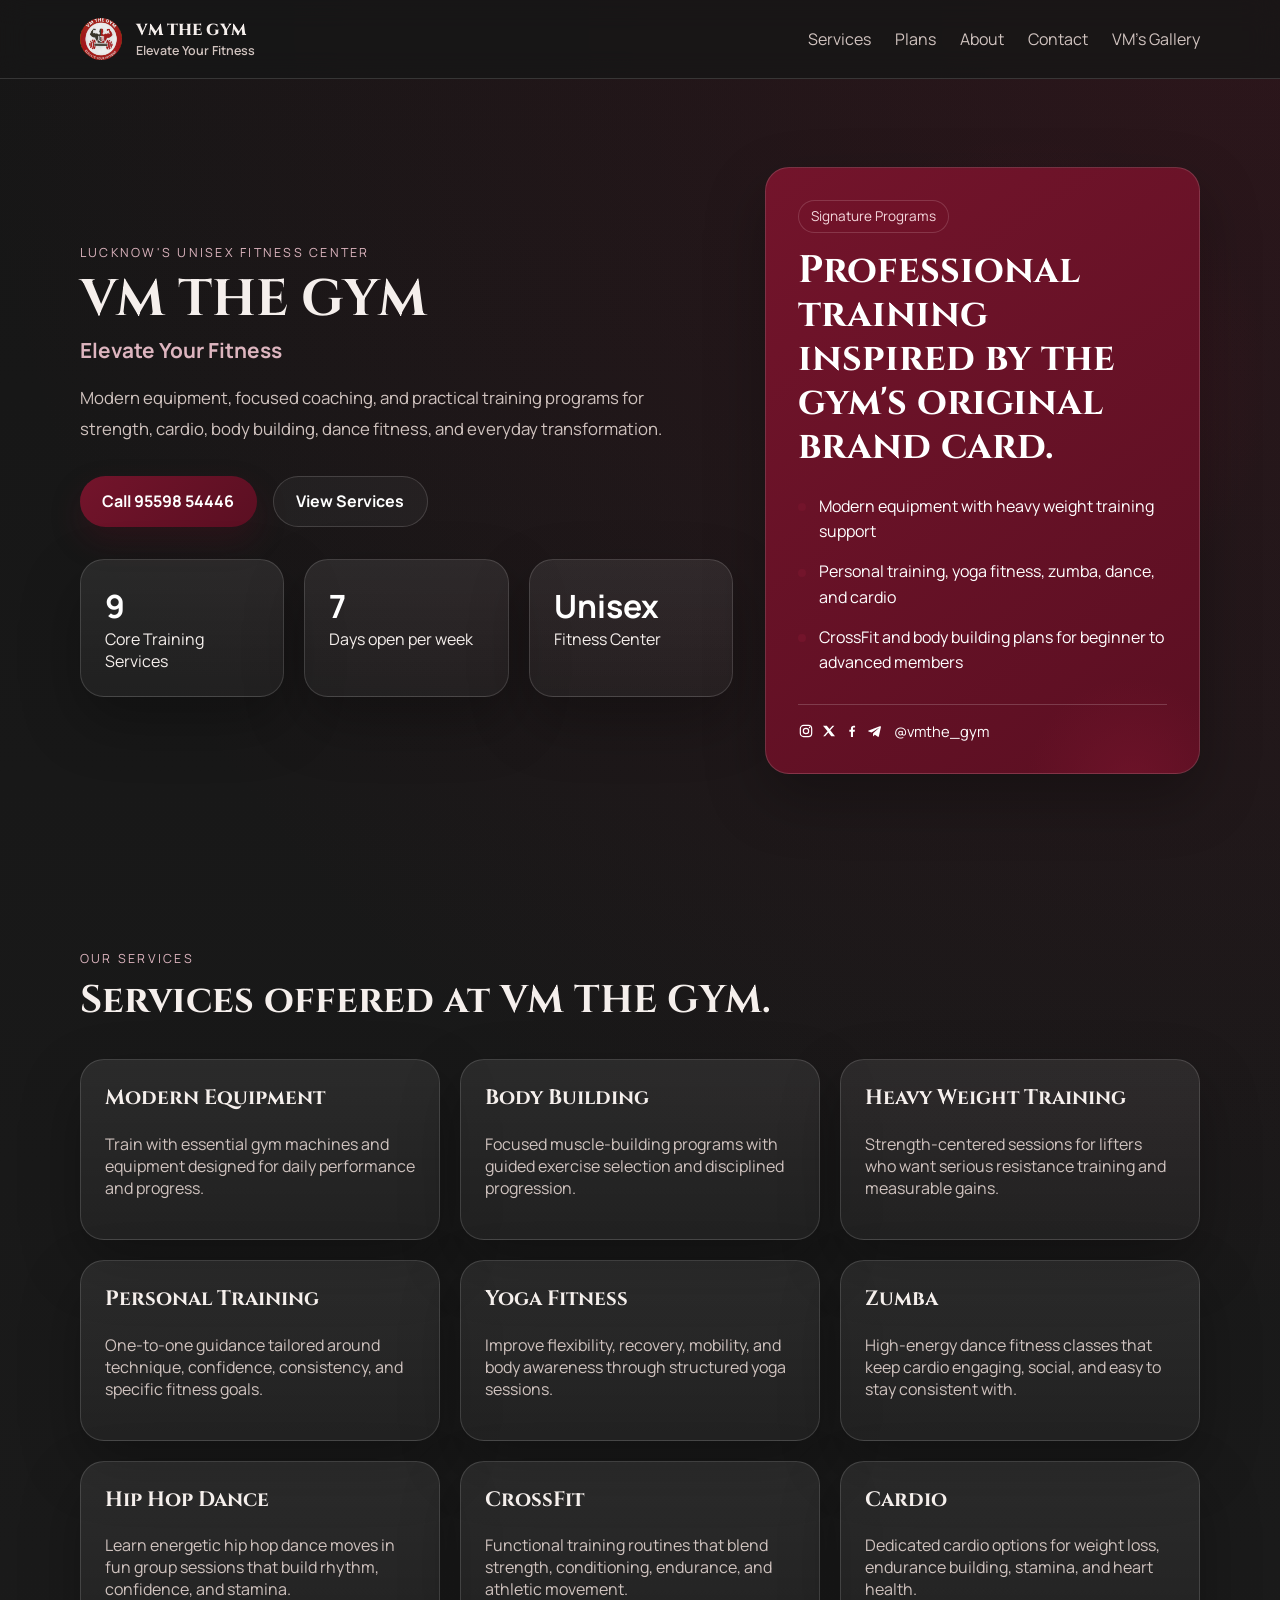
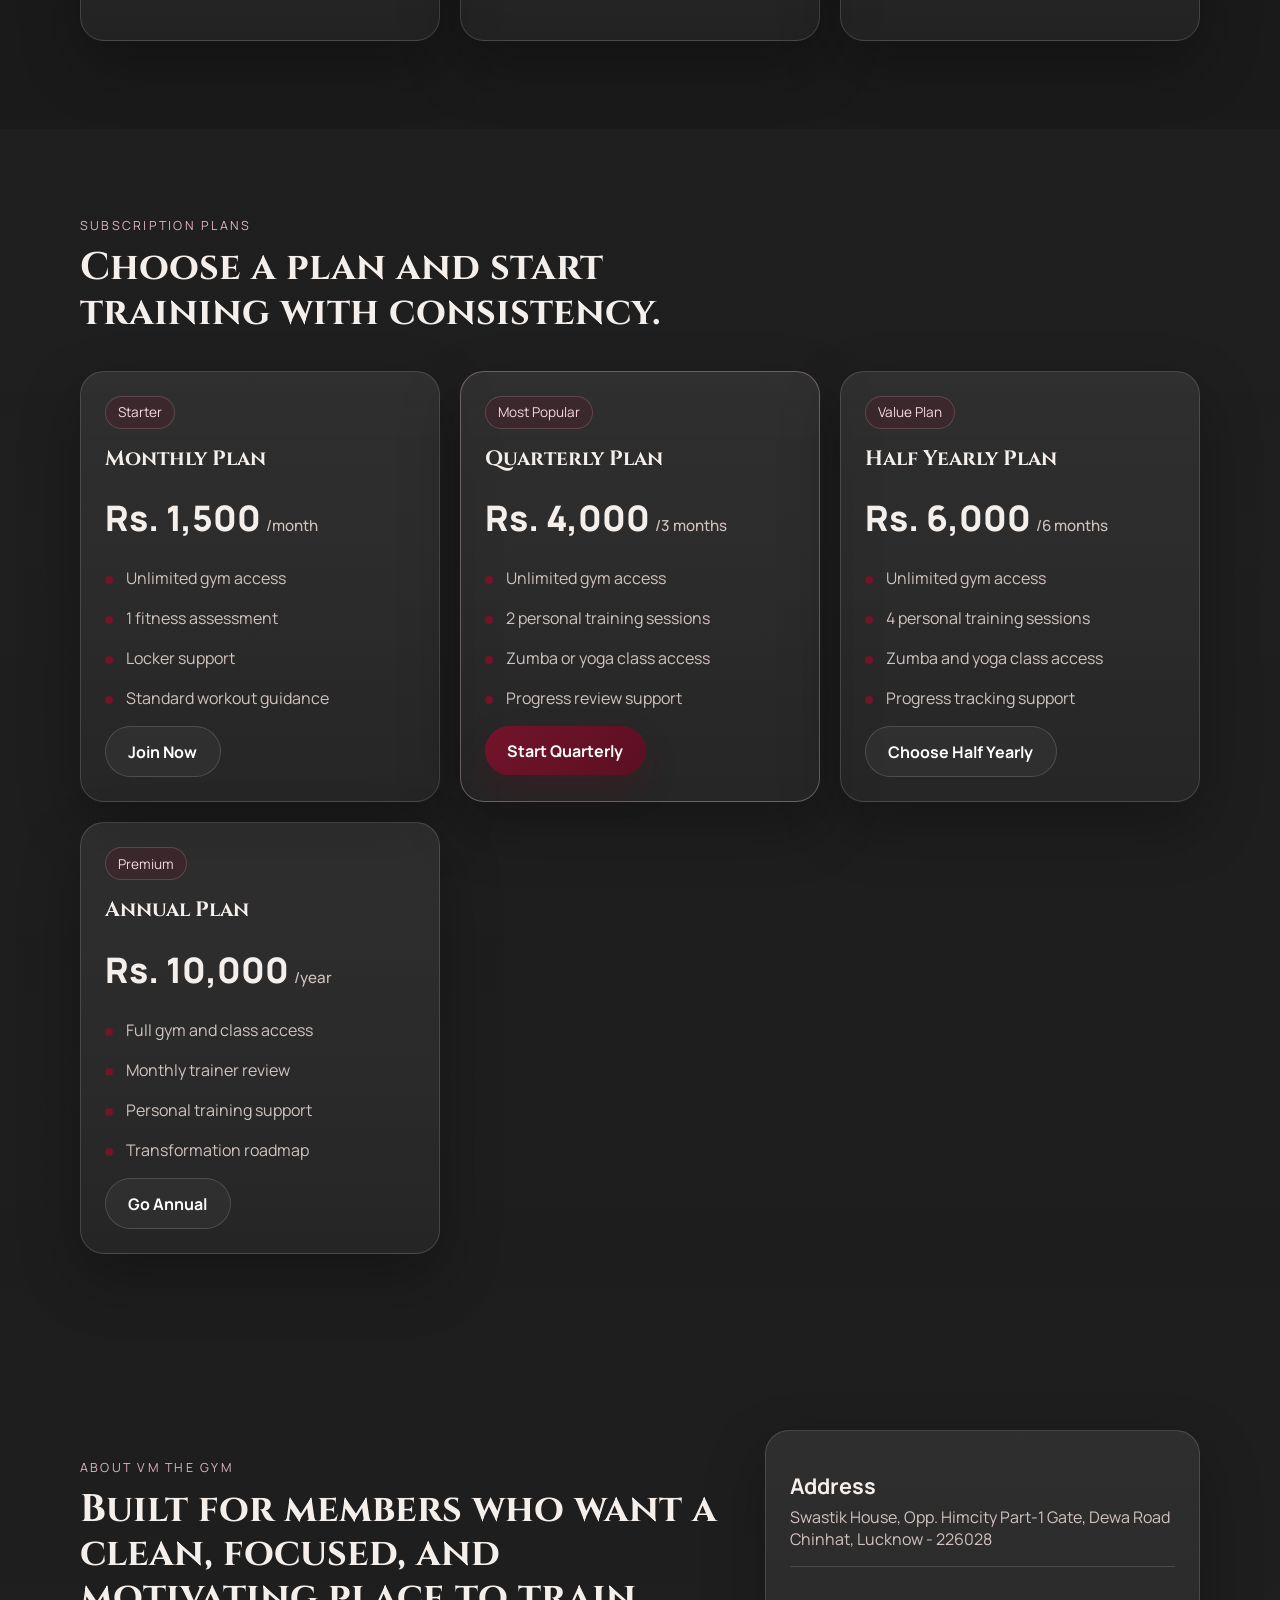
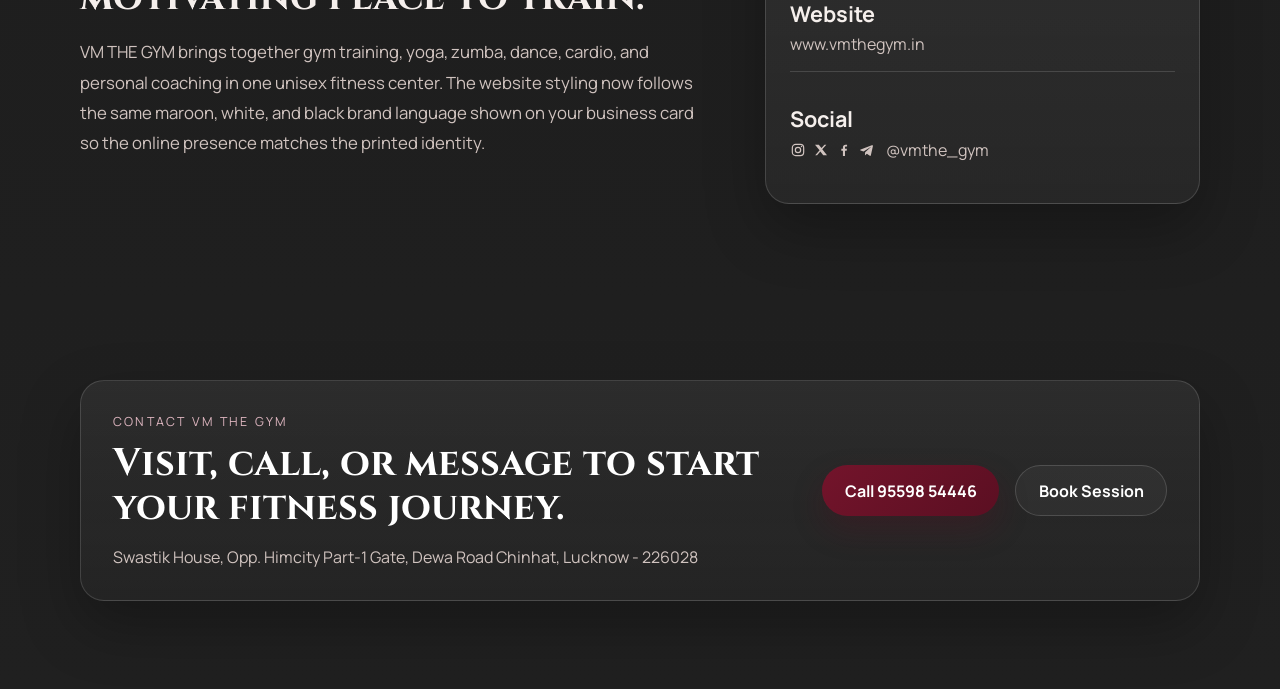
<file: index.html>
<!DOCTYPE html>
<html lang="en">

<head>
    <meta charset="UTF-8">
    <meta name="viewport" content="width=device-width, initial-scale=1.0">
    <link rel="stylesheet" href="style.css">
    <link rel="preconnect" href="https://fonts.googleapis.com">
    <link rel="preconnect" href="https://fonts.gstatic.com" crossorigin>
    <link rel="icon" type="image/png" href="fabicon.png">
    <link
        href="https://fonts.googleapis.com/css2?family=Cinzel:wght@500;700&family=Manrope:wght@400;500;600;700;800&display=swap"
        rel="stylesheet">
    <title>VM The GYM</title>
</head>

<body>
    <header class="site-header">
        <div class="container nav">
            <a href="#home" class="brand">
                <img src="vmlogo.jpg" alt="VM The Gym logo" class="brand-mark">
                <span class="brand-lockup">
                    <span class="brand-text">VM THE GYM</span>
                    <span class="brand-tagline">Elevate Your Fitness</span>
                </span>
            </a>
            <button class="menu-toggle" aria-label="Toggle menu" aria-expanded="false">
                <span></span>
                <span></span>
                <span></span>
            </button>
            <nav class="site-nav">
                <a href="#services">Services</a>
                <a href="#plans">Plans</a>
                <a href="#about">About</a>
                <a href="#contact">Contact</a>
                <a href="gallery.html">VM's Gallery</a>
            </nav>
        </div>
    </header>

    <main>
        <section class="hero" id="home">
            <div class="container hero-grid">
                <div class="hero-copy reveal">
                    <p class="eyebrow">Lucknow's Unisex Fitness Center</p>
                    <h1>VM THE GYM</h1>
                    <p class="hero-tagline">Elevate Your Fitness</p>
                    <p class="hero-text">
                        Modern equipment, focused coaching, and practical training programs for strength,
                        cardio, body building, dance fitness, and everyday transformation.
                    </p>
                    <div class="hero-actions">
                        <a href="tel:+919559854446" class="btn btn-primary">Call 95598 54446</a>
                        <a href="#services" class="btn btn-secondary">View Services</a>
                    </div>
                    <div class="hero-stats">
                        <div class="stat-card">
                            <strong class="counter" data-target="9">0</strong>
                            <span>Core Training Services</span>
                        </div>
                        <div class="stat-card">
                            <strong class="counter" data-target="7">0</strong>
                            <span>Days open per week</span>
                        </div>
                        <div class="stat-card">
                            <strong>Unisex</strong>
                            <span>Fitness Center</span>
                        </div>
                    </div>
                </div>

                <div class="hero-visual reveal">
                    <div class="hero-panel">
                        <div class="panel-badge">Signature Programs</div>
                        <h2>Professional training inspired by the gym's original brand card.</h2>
                        <ul class="feature-list">
                            <li>Modern equipment with heavy weight training support</li>
                            <li>Personal training, yoga fitness, zumba, dance, and cardio</li>
                            <li>CrossFit and body building plans for beginner to advanced members</li>
                        </ul>
                        <div class="hero-contact-strip">
                            <span class="social-handle">
                                <span class="social-icons">
                                    <a class="social-link" href="https://example.com/instagram" aria-label="Instagram profile">
                                        <svg class="social-icon" viewBox="0 0 24 24" fill="none">
                                            <rect x="3.5" y="3.5" width="17" height="17" rx="5" stroke="currentColor" stroke-width="1.8"></rect>
                                            <circle cx="12" cy="12" r="4" stroke="currentColor" stroke-width="1.8"></circle>
                                            <circle cx="17.3" cy="6.7" r="1.1" fill="currentColor"></circle>
                                        </svg>
                                    </a>
                                    <a class="social-link" href="https://example.com/x" aria-label="X profile">
                                        <svg class="social-icon" viewBox="0 0 24 24" fill="currentColor">
                                            <path d="M17.2 4H20l-6.1 7 7.1 9h-5.6L11 14.4 6.1 20H3.3l6.6-7.5L3 4h5.7l4 5.1L17.2 4Z"></path>
                                        </svg>
                                    </a>
                                    <a class="social-link" href="https://example.com/facebook" aria-label="Facebook profile">
                                        <svg class="social-icon" viewBox="0 0 24 24" fill="currentColor">
                                            <path d="M13.5 21v-7.7H16l.4-3h-2.9V8.4c0-.9.2-1.5 1.5-1.5h1.6V4.2c-.3 0-1.2-.1-2.3-.1-2.3 0-3.9 1.4-3.9 4v2.2H8v3h2.4V21h3.1Z"></path>
                                        </svg>
                                    </a>
                                    <a class="social-link" href="https://example.com/telegram" aria-label="Telegram profile">
                                        <svg class="social-icon" viewBox="0 0 24 24" fill="currentColor">
                                            <path d="M21 5.6 17.8 20c-.2 1-.8 1.2-1.6.8l-4.4-3.2-2.1 2c-.2.2-.4.4-.8.4l.3-4.5 8.3-7.5c.4-.3-.1-.5-.5-.3l-10.2 6.5-4.4-1.4c-1-.3-1-.9.2-1.4L19.2 5c.8-.3 2 .2 1.8.6Z"></path>
                                        </svg>
                                    </a>
                                </span>
                                <span>@vmthe_gym</span>
                            </span>
                        </div>
                    </div>
                </div>
            </div>
        </section>

        <section class="section services" id="services">
            <div class="container">
                <div class="section-heading reveal">
                    <p class="eyebrow">Our Services</p>
                    <h2>Services offered at VM THE GYM.</h2>
                </div>
                <div class="card-grid">
                    <article class="service-card reveal">
                        <h3>Modern Equipment</h3>
                        <p>Train with essential gym machines and equipment designed for daily performance and progress.</p>
                    </article>
                    <article class="service-card reveal">
                        <h3>Body Building</h3>
                        <p>Focused muscle-building programs with guided exercise selection and disciplined progression.</p>
                    </article>
                    <article class="service-card reveal">
                        <h3>Heavy Weight Training</h3>
                        <p>Strength-centered sessions for lifters who want serious resistance training and measurable gains.</p>
                    </article>
                    <article class="service-card reveal">
                        <h3>Personal Training</h3>
                        <p>One-to-one guidance tailored around technique, confidence, consistency, and specific fitness goals.</p>
                    </article>
                    <article class="service-card reveal">
                        <h3>Yoga Fitness</h3>
                        <p>Improve flexibility, recovery, mobility, and body awareness through structured yoga sessions.</p>
                    </article>
                    <article class="service-card reveal">
                        <h3>Zumba</h3>
                        <p>High-energy dance fitness classes that keep cardio engaging, social, and easy to stay consistent with.</p>
                    </article>
                    <article class="service-card reveal">
                        <h3>Hip Hop Dance</h3>
                        <p>Learn energetic hip hop dance moves in fun group sessions that build rhythm, confidence, and stamina.</p>
                    </article>
                    <article class="service-card reveal">
                        <h3>CrossFit</h3>
                        <p>Functional training routines that blend strength, conditioning, endurance, and athletic movement.</p>
                    </article>
                    <article class="service-card reveal">
                        <h3>Cardio</h3>
                        <p>Dedicated cardio options for weight loss, endurance building, stamina, and heart health.</p>
                    </article>
                </div>
            </div>
        </section>

        <section class="section plans" id="plans">
            <div class="container">
                <div class="section-heading reveal">
                    <p class="eyebrow">Subscription Plans</p>
                    <h2>Choose a plan and start training with consistency.</h2>
                </div>
                <div class="plan-grid">
                    <article class="plan-card reveal">
                        <span class="plan-label">Starter</span>
                        <h3>Monthly Plan</h3>
                        <p class="price">Rs. 1,500<span>/month</span></p>
                        <ul>
                            <li>Unlimited gym access</li>
                            <li>1 fitness assessment</li>
                            <li>Locker support</li>
                            <li>Standard workout guidance</li>
                        </ul>
                        <a href="#contact" class="btn btn-secondary">Join Now</a>
                    </article>

                    <article class="plan-card featured reveal">
                        <span class="plan-label">Most Popular</span>
                        <h3>Quarterly Plan</h3>
                        <p class="price">Rs. 4,000<span>/3 months</span></p>
                        <ul>
                            <li>Unlimited gym access</li>
                            <li>2 personal training sessions</li>
                            <li>Zumba or yoga class access</li>
                            <li>Progress review support</li>
                        </ul>
                        <a href="#contact" class="btn btn-primary">Start Quarterly</a>
                    </article>

                    <article class="plan-card reveal">
                        <span class="plan-label">Value Plan</span>
                        <h3>Half Yearly Plan</h3>
                        <p class="price">Rs. 6,000<span>/6 months</span></p>
                        <ul>
                            <li>Unlimited gym access</li>
                            <li>4 personal training sessions</li>
                            <li>Zumba and yoga class access</li>
                            <li>Progress tracking support</li>
                        </ul>
                        <a href="#contact" class="btn btn-secondary">Choose Half Yearly</a>
                    </article>

                    <article class="plan-card reveal">
                        <span class="plan-label">Premium</span>
                        <h3>Annual Plan</h3>
                        <p class="price">Rs. 10,000<span>/year</span></p>
                        <ul>
                            <li>Full gym and class access</li>
                            <li>Monthly trainer review</li>
                            <li>Personal training support</li>
                            <li>Transformation roadmap</li>
                        </ul>
                        <a href="#contact" class="btn btn-secondary">Go Annual</a>
                    </article>
                </div>
            </div>
        </section>

        <section class="section about" id="about">
            <div class="container about-grid">
                <div class="about-copy reveal">
                    <p class="eyebrow">About VM THE GYM</p>
                    <h2>Built for members who want a clean, focused, and motivating place to train.</h2>
                    <p>
                        VM THE GYM brings together gym training, yoga, zumba, dance, cardio, and personal coaching
                        in one unisex fitness center. The website styling now follows the same maroon, white, and black
                        brand language shown on your business card so the online presence matches the printed identity.
                    </p>
                </div>
                <div class="about-card reveal">
                    <div class="mini-metric">
                        <strong>Address</strong>
                        <span>Swastik House, Opp. Himcity Part-1 Gate, Dewa Road Chinhat, Lucknow - 226028</span>
                    </div>
                    <div class="mini-metric">
                        <strong>Website</strong>
                        <span>www.vmthegym.in</span>
                    </div>
                    <div class="mini-metric">
                        <strong>Social</strong>
                        <span class="social-handle">
                            <span class="social-icons">
                                <a class="social-link" href="https://example.com/instagram" aria-label="Instagram profile">
                                    <svg class="social-icon" viewBox="0 0 24 24" fill="none">
                                        <rect x="3.5" y="3.5" width="17" height="17" rx="5" stroke="currentColor" stroke-width="1.8"></rect>
                                        <circle cx="12" cy="12" r="4" stroke="currentColor" stroke-width="1.8"></circle>
                                        <circle cx="17.3" cy="6.7" r="1.1" fill="currentColor"></circle>
                                    </svg>
                                </a>
                                <a class="social-link" href="https://example.com/x" aria-label="X profile">
                                    <svg class="social-icon" viewBox="0 0 24 24" fill="currentColor">
                                        <path d="M17.2 4H20l-6.1 7 7.1 9h-5.6L11 14.4 6.1 20H3.3l6.6-7.5L3 4h5.7l4 5.1L17.2 4Z"></path>
                                    </svg>
                                </a>
                                <a class="social-link" href="https://example.com/facebook" aria-label="Facebook profile">
                                    <svg class="social-icon" viewBox="0 0 24 24" fill="currentColor">
                                        <path d="M13.5 21v-7.7H16l.4-3h-2.9V8.4c0-.9.2-1.5 1.5-1.5h1.6V4.2c-.3 0-1.2-.1-2.3-.1-2.3 0-3.9 1.4-3.9 4v2.2H8v3h2.4V21h3.1Z"></path>
                                    </svg>
                                </a>
                                <a class="social-link" href="https://example.com/telegram" aria-label="Telegram profile">
                                    <svg class="social-icon" viewBox="0 0 24 24" fill="currentColor">
                                        <path d="M21 5.6 17.8 20c-.2 1-.8 1.2-1.6.8l-4.4-3.2-2.1 2c-.2.2-.4.4-.8.4l.3-4.5 8.3-7.5c.4-.3-.1-.5-.5-.3l-10.2 6.5-4.4-1.4c-1-.3-1-.9.2-1.4L19.2 5c.8-.3 2 .2 1.8.6Z"></path>
                                    </svg>
                                </a>
                            </span>
                            <span>@vmthe_gym</span>
                        </span>
                    </div>
                </div>
            </div>
        </section>

        <section class="cta" id="contact">
            <div class="container cta-box reveal">
                <div class="contact-copy">
                    <p class="eyebrow">Contact VM THE GYM</p>
                    <h2>Visit, call, or message to start your fitness journey.</h2>
                    <p>Swastik House, Opp. Himcity Part-1 Gate, Dewa Road Chinhat, Lucknow - 226028</p>
                </div>
                <div class="contact-actions">
                    <a href="tel:+919559854446" class="btn btn-primary">Call 95598 54446</a>
                    <a href="https://wa.me/919559854446?text=Hello%20VM%20THE%20GYM%2C%20I%20want%20to%20book%20a%20session." class="btn btn-secondary">Book Session</a>
                </div>
            </div>
        </section>
    </main>
    <script src="neelu.js"></script>
</body>

</html>
</file>
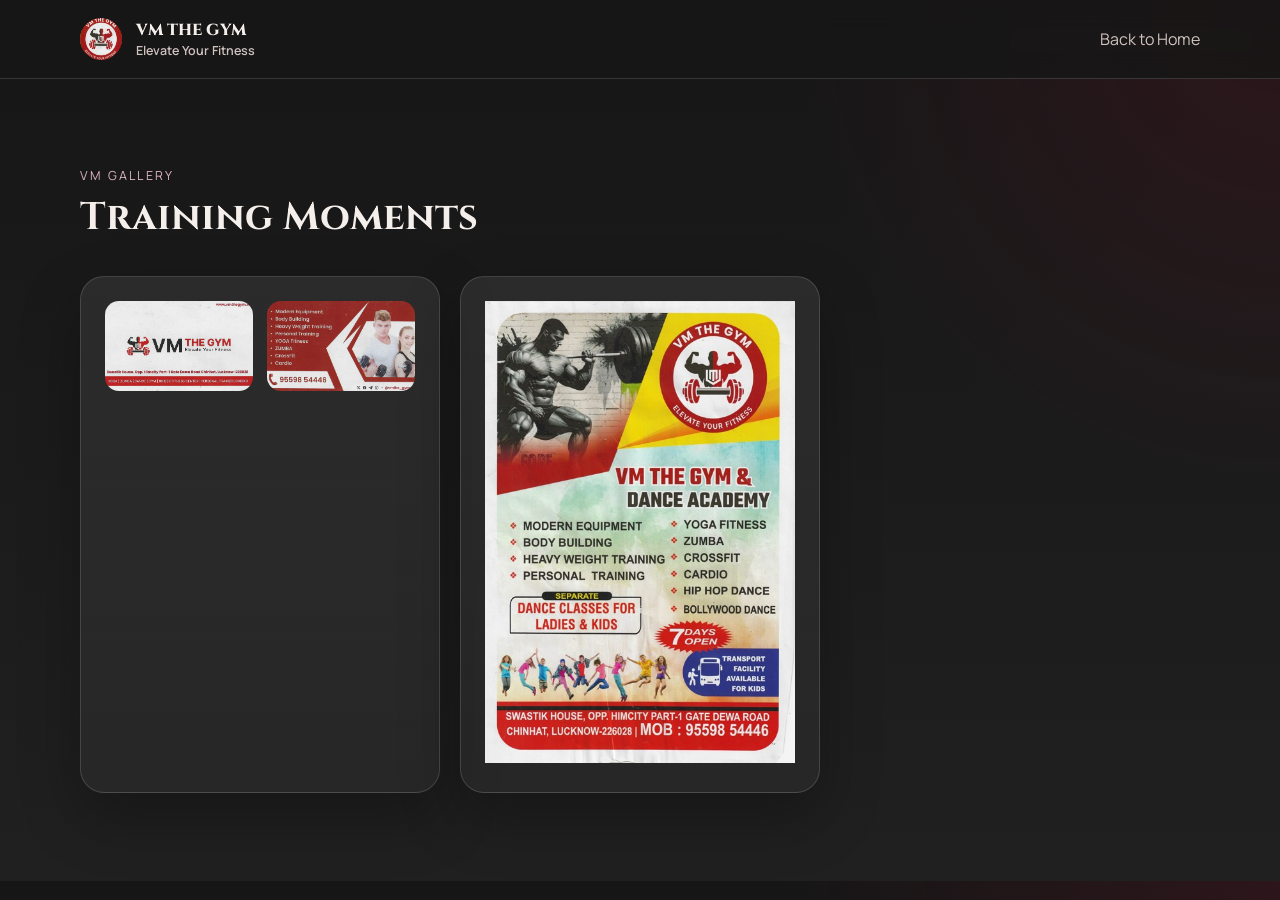
<file: gallery.html>
<!DOCTYPE html>
<html lang="en">

<head>
    <meta charset="UTF-8">
    <meta name="viewport" content="width=device-width, initial-scale=1.0">
    <link rel="stylesheet" href="style.css">
    <link rel="preconnect" href="https://fonts.googleapis.com">
    <link rel="preconnect" href="https://fonts.gstatic.com" crossorigin>
    <link rel="icon" type="image/png" href="fabicon.png">
    <link
        href="https://fonts.googleapis.com/css2?family=Cinzel:wght@500;700&family=Manrope:wght@400;500;600;700;800&display=swap"
        rel="stylesheet">
    <style>
        .gallery-pair {
            display: grid;
            grid-template-columns: repeat(2, minmax(0, 1fr));
            gap: 0.9rem;
        }

        .gallery-pair img {
            width: 100%;
            height: 100%;
            max-height: 320px;
            object-fit: cover;
            border-radius: 14px;
        }

        @media (max-width: 640px) {
            .gallery-pair {
                grid-template-columns: 1fr;
            }
        }
    </style>
    <title>VM The GYM</title>
</head>

<body>
    <header class="site-header">
        <div class="container nav">
            <a href="index.html" class="brand">
                <img src="vmlogo.jpg" alt="VM The Gym logo" class="brand-mark">
                <span class="brand-lockup">
                    <span class="brand-text">VM THE GYM</span>
                    <span class="brand-tagline">Elevate Your Fitness</span>
                </span>
            </a>
            <button class="menu-toggle" aria-label="Toggle menu" aria-expanded="false">
                <span></span>
                <span></span>
                <span></span>
            </button>
            <nav class="site-nav">
                <a href="index.html">Back to Home</a>
            </nav>
        </div>
    </header>

    <main>
        <section class="section">
            <div class="container">
                <div class="section-heading reveal">
                    <p class="eyebrow">VM Gallery</p>
                    <h2>Training Moments</h2>
                </div>
                <div class="card-grid">
                    <article class="service-card reveal">
                        <div class="gallery-pair">
                            <img src="image2.jpg" alt="Gym gallery image 2">
                            <img src="image3.jpg" alt="Gym gallery image 3">
                        </div>
                    </article>
                    <article class="service-card reveal">
                        <img src="image4.jpg" alt="Gym gallery image 4">
                    </article>
                </div>
            </div>
        </section>
    </main>

    <script src="neelu.js"></script>
</body>

</html>
</file>
<file: style.css>
:root {
    --bg: #141414;
    --surface: #1d1d1d;
    --surface-alt: #252525;
    --text: #f5efec;
    --muted: #d0c3bf;
    --accent: #5b0f22;
    --accent-strong: #73142b;
    --accent-soft: #ddb5bf;
    --line: rgba(255, 255, 255, 0.14);
    --shadow: 0 24px 60px rgba(0, 0, 0, 0.28);
}

* {
    box-sizing: border-box;
}

html {
    scroll-behavior: smooth;
}

body {
    margin: 0;
    font-family: "Manrope", sans-serif;
    background:
        radial-gradient(circle at top right, rgba(115, 20, 43, 0.24), transparent 32%),
        linear-gradient(180deg, #161616 0%, #202020 100%);
    color: var(--text);
}

a {
    color: inherit;
    text-decoration: none;
}

img {
    max-width: 100%;
}

.container {
    width: min(1120px, calc(100% - 2rem));
    margin: 0 auto;
}

.site-header {
    position: sticky;
    top: 0;
    z-index: 20;
    backdrop-filter: blur(14px);
    background: rgba(22, 22, 22, 0.82);
    border-bottom: 1px solid var(--line);
}

.nav {
    display: flex;
    align-items: center;
    justify-content: space-between;
    min-height: 78px;
}

.brand {
    display: inline-flex;
    align-items: center;
    gap: 0.85rem;
    font-weight: 800;
}

.brand-mark {
    width: 42px;
    height: 42px;
    border-radius: 50%;
    display: block;
    object-fit: cover;
}

.brand-lockup {
    display: grid;
    gap: 0.1rem;
}

.brand-tagline {
    font-size: 0.78rem;
    color: var(--muted);
    font-weight: 600;
}

.brand-text,
h1,
h2,
h3 {
    font-family: "Cinzel", serif;
}

.site-nav {
    display: flex;
    gap: 1.5rem;
    align-items: center;
}

.site-nav a {
    color: var(--muted);
    transition: color 0.25s ease;
}

.site-nav a:hover,
.site-nav a:focus-visible {
    color: #fff;
}

.menu-toggle {
    display: none;
    background: transparent;
    border: 0;
    padding: 0;
    cursor: pointer;
}

.menu-toggle span {
    display: block;
    width: 26px;
    height: 2px;
    margin: 5px 0;
    background: #fff;
    transition: transform 0.25s ease, opacity 0.25s ease;
}

.hero,
.section,
.cta {
    padding: 5.5rem 0;
}

.hero-grid,
.about-grid,
.cta-box {
    display: grid;
    gap: 2rem;
    align-items: center;
}

.hero-grid,
.about-grid {
    grid-template-columns: 1.2fr 0.8fr;
}

.eyebrow {
    margin: 0 0 0.75rem;
    text-transform: uppercase;
    letter-spacing: 0.18em;
    font-size: 0.78rem;
    color: var(--accent-soft);
}

h1 {
    font-size: clamp(2.5rem, 4vw, 5rem);
    line-height: 1.05;
    margin: 0;
}

.hero-tagline {
    margin: 0.6rem 0 1.2rem;
    font-size: 1.3rem;
    font-weight: 700;
    color: var(--accent-soft);
}

h2 {
    font-size: clamp(1.8rem, 3vw, 3.1rem);
    line-height: 1.15;
    margin: 0 0 1rem;
}

h3 {
    margin-top: 0;
    font-size: 1.3rem;
}

.hero-text,
.section-heading p + h2 + p,
.about-copy p:last-child,
.service-card p,
.plan-card li,
.mini-metric span {
    color: var(--muted);
}

.hero-text,
.about-copy p:last-child {
    max-width: 62ch;
    font-size: 1.05rem;
    line-height: 1.8;
}

.hero-actions {
    display: flex;
    flex-wrap: wrap;
    gap: 1rem;
    margin: 2rem 0;
}

.btn {
    display: inline-flex;
    align-items: center;
    justify-content: center;
    min-height: 48px;
    padding: 0.85rem 1.4rem;
    border-radius: 999px;
    font-weight: 700;
    transition: transform 0.25s ease, background 0.25s ease, color 0.25s ease, border-color 0.25s ease;
}

.btn:hover,
.btn:focus-visible {
    transform: translateY(-2px);
}

.btn-primary {
    background: linear-gradient(135deg, var(--accent-strong), var(--accent));
    color: #fff;
    box-shadow: 0 14px 30px rgba(91, 15, 34, 0.28);
}

.btn-secondary {
    border: 1px solid rgba(255, 255, 255, 0.15);
    background: rgba(255, 255, 255, 0.04);
    color: #fff;
}

.hero-stats,
.card-grid,
.plan-grid {
    display: grid;
    gap: 1.25rem;
}

.hero-stats {
    grid-template-columns: repeat(3, minmax(0, 1fr));
}

.card-grid {
    grid-template-columns: repeat(3, minmax(0, 1fr));
}

.plan-grid {
    grid-template-columns: repeat(3, minmax(0, 1fr));
}

.stat-card,
.service-card,
.plan-card,
.hero-panel,
.about-card,
.cta-box {
    border: 1px solid var(--line);
    background: linear-gradient(180deg, rgba(255, 255, 255, 0.08), rgba(255, 255, 255, 0.04));
    border-radius: 24px;
    box-shadow: var(--shadow);
}

.stat-card,
.service-card,
.plan-card,
.about-card {
    padding: 1.5rem;
}

.stat-card strong {
    display: block;
    font-size: 2rem;
    color: #fff;
}

.hero-panel {
    padding: 2rem;
    min-height: 100%;
    position: relative;
    overflow: hidden;
    background: linear-gradient(145deg, var(--accent-strong), var(--accent));
    color: #fff;
}

.hero {
    position: relative;
}

.hero::before {
    content: "";
    position: absolute;
    top: 3rem;
    right: 0;
    width: min(40vw, 520px);
    height: min(65vh, 520px);
    background: radial-gradient(circle, rgba(115, 20, 43, 0.68), transparent 68%);
    opacity: 0.48;
    border-radius: 50%;
    pointer-events: none;
}

.hero-panel::before {
    content: "";
    position: absolute;
    inset: auto -10% -20% auto;
    width: 220px;
    height: 220px;
    border-radius: 50%;
    background: radial-gradient(circle, rgba(115, 20, 43, 0.7), transparent 68%);
}

.panel-badge,
.plan-label {
    display: inline-flex;
    padding: 0.4rem 0.75rem;
    border-radius: 999px;
    background: rgba(115, 20, 43, 0.18);
    border: 1px solid rgba(221, 181, 191, 0.22);
    color: #f5d9de;
    font-size: 0.85rem;
    margin-bottom: 1rem;
}

.feature-list,
.plan-card ul {
    padding: 0;
    margin: 1.5rem 0 0;
    list-style: none;
}

.feature-list li,
.plan-card li {
    position: relative;
    padding-left: 1.3rem;
    margin-bottom: 0.9rem;
    line-height: 1.6;
}

.feature-list li::before,
.plan-card li::before {
    content: "";
    position: absolute;
    left: 0;
    top: 0.6rem;
    width: 8px;
    height: 8px;
    border-radius: 50%;
    background: var(--accent-strong);
}

.feature-list {
    position: relative;
    z-index: 1;
}

.hero-panel h2,
.hero-panel .feature-list li,
.hero-contact-strip,
.hero-panel .panel-badge {
    position: relative;
    z-index: 1;
}

.hero-panel h2,
.hero-panel .feature-list li,
.hero-contact-strip {
    color: #fff;
}

.hero-contact-strip {
    display: flex;
    flex-wrap: wrap;
    gap: 0.75rem 1.25rem;
    margin-top: 1.75rem;
    padding-top: 1rem;
    border-top: 1px solid rgba(255, 255, 255, 0.18);
    font-size: 0.92rem;
}

.social-handle {
    display: inline-flex;
    align-items: center;
    gap: 0.65rem;
    flex-wrap: wrap;
}

.social-icons {
    display: inline-flex;
    align-items: center;
    gap: 0.45rem;
}

.social-link {
    display: inline-flex;
    align-items: center;
    justify-content: center;
    color: inherit;
    transition: transform 0.2s ease, opacity 0.2s ease;
}

.social-link:hover,
.social-link:focus-visible {
    transform: translateY(-1px);
    opacity: 0.8;
}

.social-icon {
    width: 1rem;
    height: 1rem;
    flex: 0 0 auto;
}

.section-heading {
    max-width: 700px;
    margin-bottom: 2.25rem;
}

.service-card:hover,
.plan-card:hover {
    transform: translateY(-6px);
    transition: transform 0.3s ease, border-color 0.3s ease;
    border-color: rgba(221, 181, 191, 0.3);
}

.plans {
    background: linear-gradient(180deg, rgba(255, 255, 255, 0.02), transparent);
}

.plan-card .price {
    font-size: 2.2rem;
    margin: 0.5rem 0 1rem;
    font-weight: 800;
}

.plan-card .price span {
    font-size: 0.95rem;
    color: var(--muted);
    font-weight: 500;
    margin-left: 0.3rem;
}

.featured {
    border-color: rgba(221, 181, 191, 0.38);
    transform: scale(1.02);
}

.about-card {
    display: grid;
    gap: 1rem;
}

.mini-metric {
    padding: 1rem 0;
    border-bottom: 1px solid var(--line);
}

.mini-metric:last-child {
    border-bottom: 0;
}

.mini-metric strong {
    display: block;
    margin-bottom: 0.35rem;
    font-size: 1.35rem;
}

.cta-box {
    grid-template-columns: 1fr auto;
    padding: 2rem;
    background: linear-gradient(180deg, rgba(255, 255, 255, 0.06), rgba(255, 255, 255, 0.02));
    color: #fff;
}

.contact-copy p:last-child {
    margin: 0;
    color: var(--muted);
}

.contact-actions {
    display: flex;
    gap: 1rem;
    flex-wrap: wrap;
}

.cta .btn-secondary {
    background: rgba(255, 255, 255, 0.04);
}

.cta .eyebrow {
    color: var(--accent-soft);
}

.reveal {
    opacity: 0;
    transform: translateY(28px);
    transition: opacity 0.7s ease, transform 0.7s ease;
}

.reveal.is-visible {
    opacity: 1;
    transform: translateY(0);
}

@media (max-width: 920px) {
    .hero-grid,
    .about-grid,
    .card-grid,
    .plan-grid,
    .cta-box {
        grid-template-columns: 1fr;
    }

    .hero-stats {
        grid-template-columns: repeat(2, minmax(0, 1fr));
    }

    .site-nav {
        position: absolute;
        top: 78px;
        left: 1rem;
        right: 1rem;
        display: grid;
        gap: 1rem;
        padding: 1rem;
        background: rgba(24, 24, 24, 0.97);
        border: 1px solid var(--line);
        border-radius: 20px;
        opacity: 0;
        pointer-events: none;
        transform: translateY(-12px);
        transition: opacity 0.25s ease, transform 0.25s ease;
    }

    .site-nav.is-open {
        opacity: 1;
        pointer-events: auto;
        transform: translateY(0);
    }

    .menu-toggle {
        display: block;
    }

    .hero::before {
        width: 100%;
        height: 260px;
        top: auto;
        bottom: 0;
        opacity: 0.22;
    }
}

@media (max-width: 640px) {
    .hero,
    .section,
    .cta {
        padding: 4rem 0;
    }

    .hero-stats {
        grid-template-columns: 1fr;
    }

    .btn {
        width: 100%;
    }

    .hero-actions {
        flex-direction: column;
    }

    .nav {
        min-height: 72px;
    }

    .contact-actions {
        flex-direction: column;
    }
}
</file>
